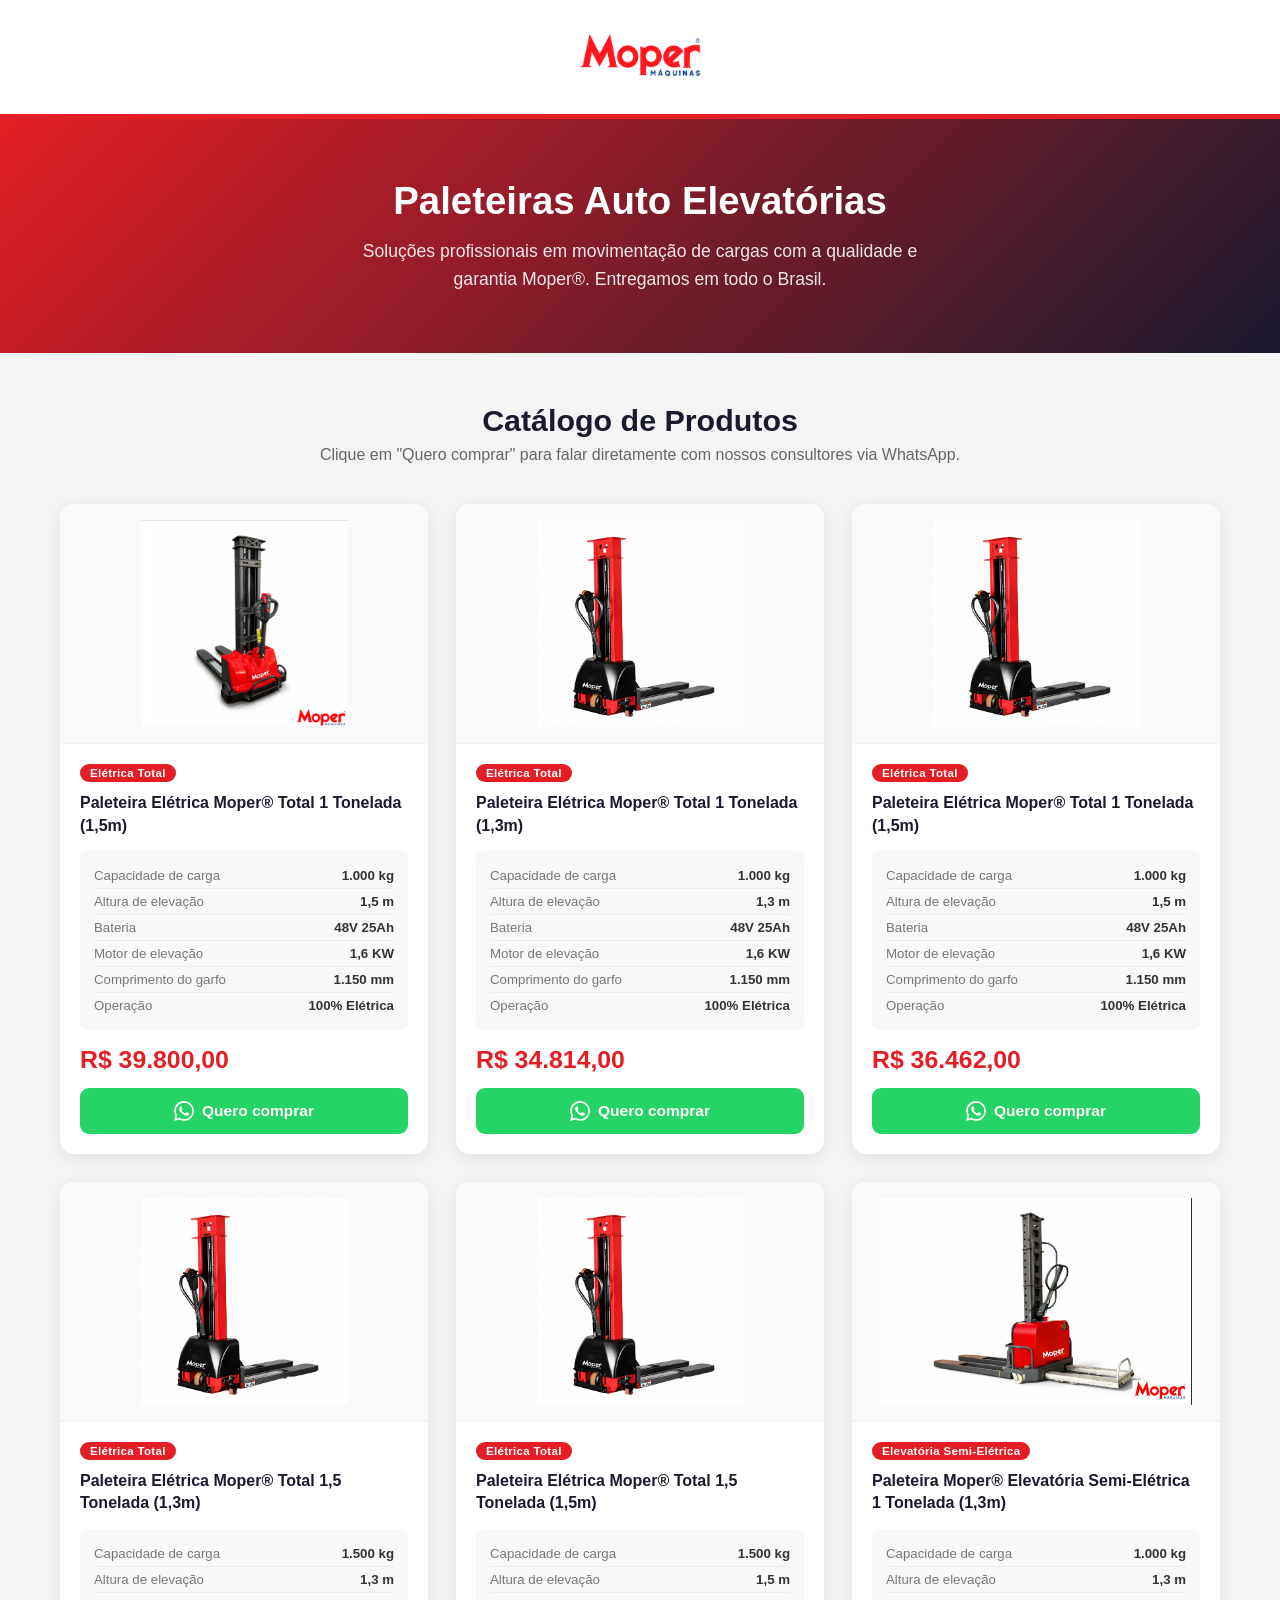
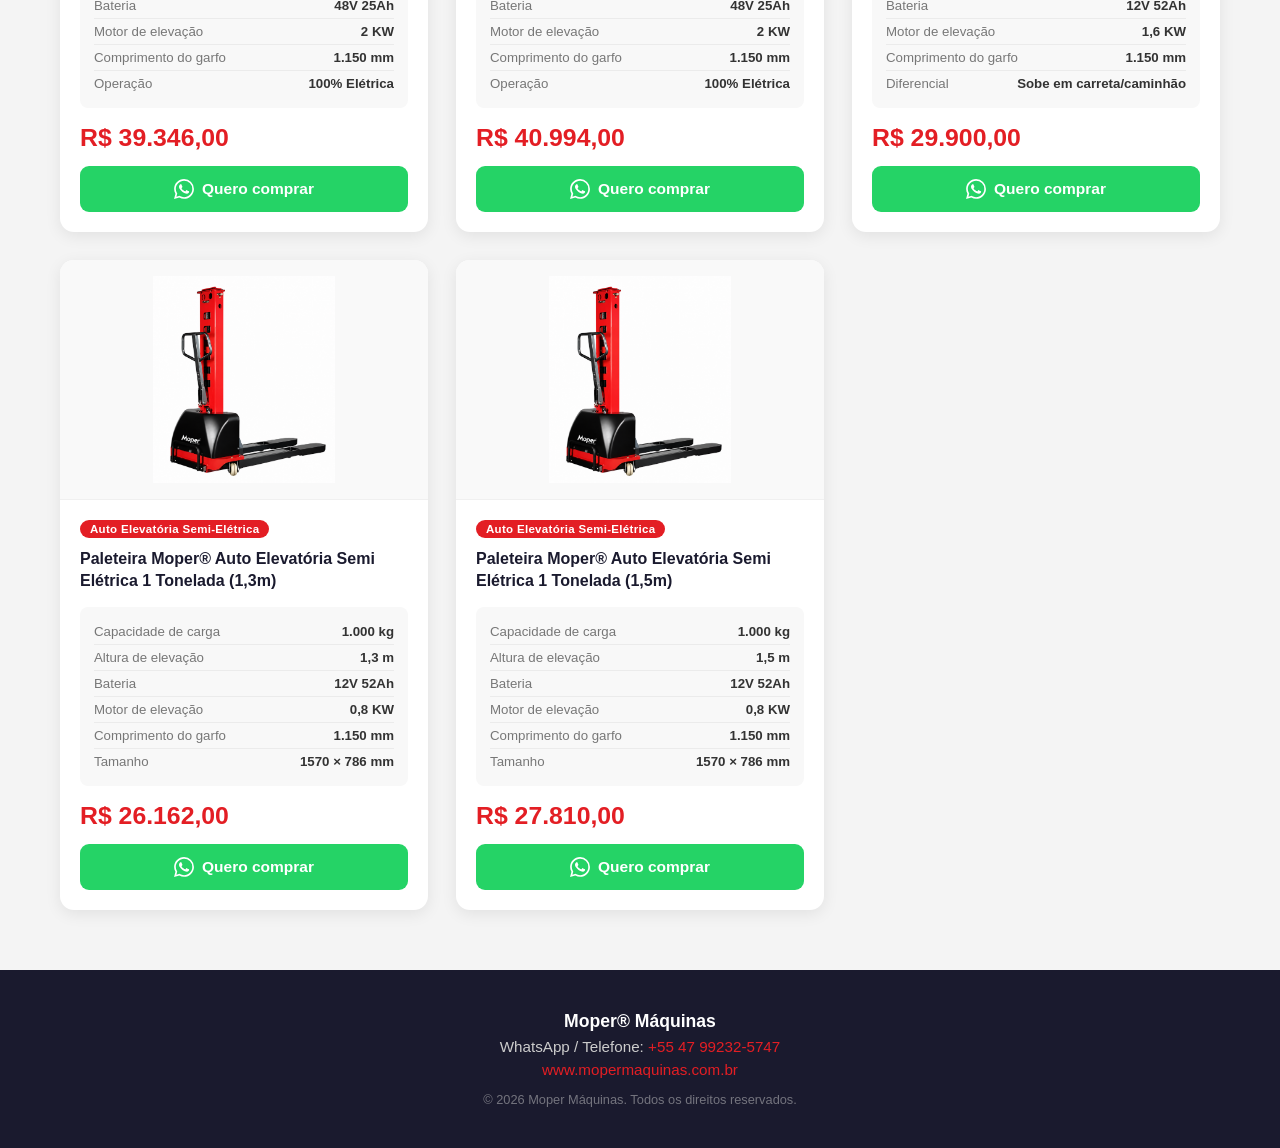
<file: docs/paleteiras/index.html>
<!DOCTYPE html>
<html lang="pt-BR">
<head>
    <meta charset="UTF-8">
    <meta name="viewport" content="width=device-width, initial-scale=1.0">
    <title>Paleteiras Auto Elevatórias — Moper® Máquinas</title>
    <style>
        * { margin: 0; padding: 0; box-sizing: border-box; }

        body {
            font-family: 'Segoe UI', Arial, sans-serif;
            background-color: #f4f4f4;
            color: #333;
        }

        /* HEADER */
        header {
            background: #fff;
            padding: 20px 40px;
            text-align: center;
            border-bottom: 5px solid #e31e24;
            box-shadow: 0 2px 8px rgba(0,0,0,0.08);
        }

        header img {
            height: 70px;
        }

        /* HERO */
        .hero {
            background: linear-gradient(135deg, #e31e24 0%, #1a1a2e 100%);
            color: white;
            text-align: center;
            padding: 60px 20px;
        }

        .hero h1 {
            font-size: 2.4rem;
            font-weight: 800;
            margin-bottom: 14px;
        }

        .hero p {
            font-size: 1.1rem;
            opacity: 0.9;
            max-width: 580px;
            margin: 0 auto;
            line-height: 1.6;
        }

        /* CATÁLOGO */
        .catalog {
            max-width: 1200px;
            margin: 50px auto;
            padding: 0 20px;
        }

        .catalog h2 {
            text-align: center;
            font-size: 1.9rem;
            color: #1a1a2e;
            margin-bottom: 8px;
        }

        .catalog .subtitle {
            text-align: center;
            color: #666;
            margin-bottom: 40px;
            font-size: 1rem;
        }

        /* GRID */
        .products-grid {
            display: grid;
            grid-template-columns: repeat(auto-fit, minmax(320px, 1fr));
            gap: 28px;
        }

        /* CARD */
        .product-card {
            background: #fff;
            border-radius: 14px;
            box-shadow: 0 4px 16px rgba(0,0,0,0.08);
            overflow: hidden;
            transition: transform 0.25s, box-shadow 0.25s;
            display: flex;
            flex-direction: column;
        }

        .product-card:hover {
            transform: translateY(-5px);
            box-shadow: 0 10px 28px rgba(0,0,0,0.14);
        }

        .product-image-wrap {
            background: #f9f9f9;
            height: 240px;
            display: flex;
            align-items: center;
            justify-content: center;
            padding: 16px;
            border-bottom: 1px solid #f0f0f0;
        }

        .product-image-wrap img {
            max-height: 100%;
            max-width: 100%;
            object-fit: contain;
        }

        .product-info {
            padding: 20px;
            display: flex;
            flex-direction: column;
            flex: 1;
        }

        .tag {
            display: inline-block;
            background: #e31e24;
            color: #fff;
            font-size: 0.72rem;
            font-weight: 700;
            padding: 3px 10px;
            border-radius: 20px;
            margin-bottom: 10px;
            letter-spacing: 0.3px;
            width: fit-content;
        }

        .product-name {
            font-size: 1rem;
            font-weight: 700;
            color: #1a1a2e;
            margin-bottom: 14px;
            line-height: 1.4;
        }

        .product-specs {
            background: #f8f8f8;
            border-radius: 8px;
            padding: 12px 14px;
            margin-bottom: 16px;
            flex: 1;
        }

        .spec-item {
            display: flex;
            justify-content: space-between;
            font-size: 0.83rem;
            padding: 5px 0;
            border-bottom: 1px solid #ebebeb;
        }

        .spec-item:last-child { border-bottom: none; }

        .spec-label { color: #777; }
        .spec-value { font-weight: 600; color: #333; }

        .product-price {
            font-size: 1.55rem;
            font-weight: 800;
            color: #e31e24;
            margin-bottom: 14px;
        }

        .btn-buy {
            display: flex;
            align-items: center;
            justify-content: center;
            gap: 8px;
            background-color: #25D366;
            color: #fff;
            padding: 13px;
            border-radius: 9px;
            text-decoration: none;
            font-weight: 700;
            font-size: 0.97rem;
            transition: background-color 0.25s;
        }

        .btn-buy:hover { background-color: #1ebe5d; }

        /* FOOTER */
        footer {
            background: #1a1a2e;
            color: #ccc;
            text-align: center;
            padding: 35px 20px;
            margin-top: 60px;
        }

        footer strong { color: #fff; font-size: 1.1rem; }
        footer p { margin: 6px 0; font-size: 0.95rem; }
        footer a { color: #e31e24; text-decoration: none; }
        footer a:hover { text-decoration: underline; }

        @media (max-width: 600px) {
            .hero h1 { font-size: 1.7rem; }
            .products-grid { grid-template-columns: 1fr; }
        }
    </style>
</head>
<body>

<!-- HEADER -->
<header>
    <!-- Coloque o arquivo da logo na mesma pasta e mantenha o nome abaixo -->
    <img src="img/logo-moper-colorido.png" alt="Moper Máquinas"
         onerror="this.outerHTML='<div style=\'font-size:2rem;font-weight:900;color:#e31e24;\'>Moper<span style=\'color:#1a2e5a;font-size:1rem;\'> MÁQUINAS</span></div>'">
</header>

<!-- HERO -->
<div class="hero">
    <h1>Paleteiras Auto Elevatórias</h1>
    <p>Soluções profissionais em movimentação de cargas com a qualidade e garantia Moper®. Entregamos em todo o Brasil.</p>
</div>

<!-- CATÁLOGO -->
<div class="catalog">
    <h2>Catálogo de Produtos</h2>
    <p class="subtitle">Clique em "Quero comprar" para falar diretamente com nossos consultores via WhatsApp.</p>

    <div class="products-grid">

        <!-- 1 -->
        <div class="product-card">
            <div class="product-image-wrap">
                <img src="img/paleteira-total-1t-15m-a.jpg" alt="Paleteira Elétrica Moper Total 1T 1,5m">
            </div>
            <div class="product-info">
                <span class="tag">Elétrica Total</span>
                <div class="product-name">Paleteira Elétrica Moper® Total 1 Tonelada (1,5m)</div>
                <div class="product-specs">
                    <div class="spec-item"><span class="spec-label">Capacidade de carga</span><span class="spec-value">1.000 kg</span></div>
                    <div class="spec-item"><span class="spec-label">Altura de elevação</span><span class="spec-value">1,5 m</span></div>
                    <div class="spec-item"><span class="spec-label">Bateria</span><span class="spec-value">48V 25Ah</span></div>
                    <div class="spec-item"><span class="spec-label">Motor de elevação</span><span class="spec-value">1,6 KW</span></div>
                    <div class="spec-item"><span class="spec-label">Comprimento do garfo</span><span class="spec-value">1.150 mm</span></div>
                    <div class="spec-item"><span class="spec-label">Operação</span><span class="spec-value">100% Elétrica</span></div>
                </div>
                <div class="product-price">R$ 39.800,00</div>
                <a class="btn-buy" target="_blank"
                   href="https://wa.me/5547992325747?text=Ol%C3%A1%2C%20estou%20interessado%20na%20Paleteira%20El%C3%A9trica%20Moper%C2%AE%20Total%201%20Tonelada%20(1%2C5m)%2C%20por%20gentileza%20me%20d%C3%AA%20mais%20informa%C3%A7%C3%B5es%20sobre">
                    <svg width="20" height="20" viewBox="0 0 24 24" fill="white"><path d="M17.472 14.382c-.297-.149-1.758-.867-2.03-.967-.273-.099-.471-.148-.67.15-.197.297-.767.966-.94 1.164-.173.199-.347.223-.644.075-.297-.15-1.255-.463-2.39-1.475-.883-.788-1.48-1.761-1.653-2.059-.173-.297-.018-.458.13-.606.134-.133.298-.347.446-.52.149-.174.198-.298.298-.497.099-.198.05-.371-.025-.52-.075-.149-.669-1.612-.916-2.207-.242-.579-.487-.5-.669-.51-.173-.008-.371-.01-.57-.01-.198 0-.52.074-.792.372-.272.297-1.04 1.016-1.04 2.479 0 1.462 1.065 2.875 1.213 3.074.149.198 2.096 3.2 5.077 4.487.709.306 1.262.489 1.694.625.712.227 1.36.195 1.871.118.571-.085 1.758-.719 2.006-1.413.248-.694.248-1.289.173-1.413-.074-.124-.272-.198-.57-.347m-5.421 7.403h-.004a9.87 9.87 0 01-5.031-1.378l-.361-.214-3.741.982.998-3.648-.235-.374a9.86 9.86 0 01-1.51-5.26c.001-5.45 4.436-9.884 9.888-9.884 2.64 0 5.122 1.03 6.988 2.898a9.825 9.825 0 012.893 6.994c-.003 5.45-4.437 9.884-9.885 9.884m8.413-18.297A11.815 11.815 0 0012.05 0C5.495 0 .16 5.335.157 11.892c0 2.096.547 4.142 1.588 5.945L.057 24l6.305-1.654a11.882 11.882 0 005.683 1.448h.005c6.554 0 11.89-5.335 11.893-11.893a11.821 11.821 0 00-3.48-8.413z"/></svg>
                    Quero comprar
                </a>
            </div>
        </div>

        <!-- 2 -->
        <div class="product-card">
            <div class="product-image-wrap">
                <img src="img/paleteira-eletrica.png" alt="Paleteira Elétrica Moper Total 1T 1,3m">
            </div>
            <div class="product-info">
                <span class="tag">Elétrica Total</span>
                <div class="product-name">Paleteira Elétrica Moper® Total 1 Tonelada (1,3m)</div>
                <div class="product-specs">
                    <div class="spec-item"><span class="spec-label">Capacidade de carga</span><span class="spec-value">1.000 kg</span></div>
                    <div class="spec-item"><span class="spec-label">Altura de elevação</span><span class="spec-value">1,3 m</span></div>
                    <div class="spec-item"><span class="spec-label">Bateria</span><span class="spec-value">48V 25Ah</span></div>
                    <div class="spec-item"><span class="spec-label">Motor de elevação</span><span class="spec-value">1,6 KW</span></div>
                    <div class="spec-item"><span class="spec-label">Comprimento do garfo</span><span class="spec-value">1.150 mm</span></div>
                    <div class="spec-item"><span class="spec-label">Operação</span><span class="spec-value">100% Elétrica</span></div>
                </div>
                <div class="product-price">R$ 34.814,00</div>
                <a class="btn-buy" target="_blank"
                   href="https://wa.me/5547992325747?text=Ol%C3%A1%2C%20estou%20interessado%20na%20Paleteira%20El%C3%A9trica%20Moper%C2%AE%20Total%201%20Tonelada%20(1%2C3m)%2C%20por%20gentileza%20me%20d%C3%AA%20mais%20informa%C3%A7%C3%B5es%20sobre">
                    <svg width="20" height="20" viewBox="0 0 24 24" fill="white"><path d="M17.472 14.382c-.297-.149-1.758-.867-2.03-.967-.273-.099-.471-.148-.67.15-.197.297-.767.966-.94 1.164-.173.199-.347.223-.644.075-.297-.15-1.255-.463-2.39-1.475-.883-.788-1.48-1.761-1.653-2.059-.173-.297-.018-.458.13-.606.134-.133.298-.347.446-.52.149-.174.198-.298.298-.497.099-.198.05-.371-.025-.52-.075-.149-.669-1.612-.916-2.207-.242-.579-.487-.5-.669-.51-.173-.008-.371-.01-.57-.01-.198 0-.52.074-.792.372-.272.297-1.04 1.016-1.04 2.479 0 1.462 1.065 2.875 1.213 3.074.149.198 2.096 3.2 5.077 4.487.709.306 1.262.489 1.694.625.712.227 1.36.195 1.871.118.571-.085 1.758-.719 2.006-1.413.248-.694.248-1.289.173-1.413-.074-.124-.272-.198-.57-.347m-5.421 7.403h-.004a9.87 9.87 0 01-5.031-1.378l-.361-.214-3.741.982.998-3.648-.235-.374a9.86 9.86 0 01-1.51-5.26c.001-5.45 4.436-9.884 9.888-9.884 2.64 0 5.122 1.03 6.988 2.898a9.825 9.825 0 012.893 6.994c-.003 5.45-4.437 9.884-9.885 9.884m8.413-18.297A11.815 11.815 0 0012.05 0C5.495 0 .16 5.335.157 11.892c0 2.096.547 4.142 1.588 5.945L.057 24l6.305-1.654a11.882 11.882 0 005.683 1.448h.005c6.554 0 11.89-5.335 11.893-11.893a11.821 11.821 0 00-3.48-8.413z"/></svg>
                    Quero comprar
                </a>
            </div>
        </div>

        <!-- 3 -->
        <div class="product-card">
            <div class="product-image-wrap">
                <img src="img/paleteira-eletrica.png" alt="Paleteira Elétrica Moper Total 1T 1,5m v2">
            </div>
            <div class="product-info">
                <span class="tag">Elétrica Total</span>
                <div class="product-name">Paleteira Elétrica Moper® Total 1 Tonelada (1,5m)</div>
                <div class="product-specs">
                    <div class="spec-item"><span class="spec-label">Capacidade de carga</span><span class="spec-value">1.000 kg</span></div>
                    <div class="spec-item"><span class="spec-label">Altura de elevação</span><span class="spec-value">1,5 m</span></div>
                    <div class="spec-item"><span class="spec-label">Bateria</span><span class="spec-value">48V 25Ah</span></div>
                    <div class="spec-item"><span class="spec-label">Motor de elevação</span><span class="spec-value">1,6 KW</span></div>
                    <div class="spec-item"><span class="spec-label">Comprimento do garfo</span><span class="spec-value">1.150 mm</span></div>
                    <div class="spec-item"><span class="spec-label">Operação</span><span class="spec-value">100% Elétrica</span></div>
                </div>
                <div class="product-price">R$ 36.462,00</div>
                <a class="btn-buy" target="_blank"
                   href="https://wa.me/5547992325747?text=Ol%C3%A1%2C%20estou%20interessado%20na%20Paleteira%20El%C3%A9trica%20Moper%C2%AE%20Total%201%20Tonelada%20(1%2C5m)%2C%20por%20gentileza%20me%20d%C3%AA%20mais%20informa%C3%A7%C3%B5es%20sobre">
                    <svg width="20" height="20" viewBox="0 0 24 24" fill="white"><path d="M17.472 14.382c-.297-.149-1.758-.867-2.03-.967-.273-.099-.471-.148-.67.15-.197.297-.767.966-.94 1.164-.173.199-.347.223-.644.075-.297-.15-1.255-.463-2.39-1.475-.883-.788-1.48-1.761-1.653-2.059-.173-.297-.018-.458.13-.606.134-.133.298-.347.446-.52.149-.174.198-.298.298-.497.099-.198.05-.371-.025-.52-.075-.149-.669-1.612-.916-2.207-.242-.579-.487-.5-.669-.51-.173-.008-.371-.01-.57-.01-.198 0-.52.074-.792.372-.272.297-1.04 1.016-1.04 2.479 0 1.462 1.065 2.875 1.213 3.074.149.198 2.096 3.2 5.077 4.487.709.306 1.262.489 1.694.625.712.227 1.36.195 1.871.118.571-.085 1.758-.719 2.006-1.413.248-.694.248-1.289.173-1.413-.074-.124-.272-.198-.57-.347m-5.421 7.403h-.004a9.87 9.87 0 01-5.031-1.378l-.361-.214-3.741.982.998-3.648-.235-.374a9.86 9.86 0 01-1.51-5.26c.001-5.45 4.436-9.884 9.888-9.884 2.64 0 5.122 1.03 6.988 2.898a9.825 9.825 0 012.893 6.994c-.003 5.45-4.437 9.884-9.885 9.884m8.413-18.297A11.815 11.815 0 0012.05 0C5.495 0 .16 5.335.157 11.892c0 2.096.547 4.142 1.588 5.945L.057 24l6.305-1.654a11.882 11.882 0 005.683 1.448h.005c6.554 0 11.89-5.335 11.893-11.893a11.821 11.821 0 00-3.48-8.413z"/></svg>
                    Quero comprar
                </a>
            </div>
        </div>

        <!-- 4 -->
        <div class="product-card">
            <div class="product-image-wrap">
                <img src="img/paleteira-eletrica.png" alt="Paleteira Elétrica Moper Total 1,5T 1,3m">
            </div>
            <div class="product-info">
                <span class="tag">Elétrica Total</span>
                <div class="product-name">Paleteira Elétrica Moper® Total 1,5 Tonelada (1,3m)</div>
                <div class="product-specs">
                    <div class="spec-item"><span class="spec-label">Capacidade de carga</span><span class="spec-value">1.500 kg</span></div>
                    <div class="spec-item"><span class="spec-label">Altura de elevação</span><span class="spec-value">1,3 m</span></div>
                    <div class="spec-item"><span class="spec-label">Bateria</span><span class="spec-value">48V 25Ah</span></div>
                    <div class="spec-item"><span class="spec-label">Motor de elevação</span><span class="spec-value">2 KW</span></div>
                    <div class="spec-item"><span class="spec-label">Comprimento do garfo</span><span class="spec-value">1.150 mm</span></div>
                    <div class="spec-item"><span class="spec-label">Operação</span><span class="spec-value">100% Elétrica</span></div>
                </div>
                <div class="product-price">R$ 39.346,00</div>
                <a class="btn-buy" target="_blank"
                   href="https://wa.me/5547992325747?text=Ol%C3%A1%2C%20estou%20interessado%20na%20Paleteira%20El%C3%A9trica%20Moper%C2%AE%20Total%201%2C5%20Tonelada%20(1%2C3m)%2C%20por%20gentileza%20me%20d%C3%AA%20mais%20informa%C3%A7%C3%B5es%20sobre">
                    <svg width="20" height="20" viewBox="0 0 24 24" fill="white"><path d="M17.472 14.382c-.297-.149-1.758-.867-2.03-.967-.273-.099-.471-.148-.67.15-.197.297-.767.966-.94 1.164-.173.199-.347.223-.644.075-.297-.15-1.255-.463-2.39-1.475-.883-.788-1.48-1.761-1.653-2.059-.173-.297-.018-.458.13-.606.134-.133.298-.347.446-.52.149-.174.198-.298.298-.497.099-.198.05-.371-.025-.52-.075-.149-.669-1.612-.916-2.207-.242-.579-.487-.5-.669-.51-.173-.008-.371-.01-.57-.01-.198 0-.52.074-.792.372-.272.297-1.04 1.016-1.04 2.479 0 1.462 1.065 2.875 1.213 3.074.149.198 2.096 3.2 5.077 4.487.709.306 1.262.489 1.694.625.712.227 1.36.195 1.871.118.571-.085 1.758-.719 2.006-1.413.248-.694.248-1.289.173-1.413-.074-.124-.272-.198-.57-.347m-5.421 7.403h-.004a9.87 9.87 0 01-5.031-1.378l-.361-.214-3.741.982.998-3.648-.235-.374a9.86 9.86 0 01-1.51-5.26c.001-5.45 4.436-9.884 9.888-9.884 2.64 0 5.122 1.03 6.988 2.898a9.825 9.825 0 012.893 6.994c-.003 5.45-4.437 9.884-9.885 9.884m8.413-18.297A11.815 11.815 0 0012.05 0C5.495 0 .16 5.335.157 11.892c0 2.096.547 4.142 1.588 5.945L.057 24l6.305-1.654a11.882 11.882 0 005.683 1.448h.005c6.554 0 11.89-5.335 11.893-11.893a11.821 11.821 0 00-3.48-8.413z"/></svg>
                    Quero comprar
                </a>
            </div>
        </div>

        <!-- 5 -->
        <div class="product-card">
            <div class="product-image-wrap">
                <img src="img/paleteira-eletrica.png" alt="Paleteira Elétrica Moper Total 1,5T 1,5m">
            </div>
            <div class="product-info">
                <span class="tag">Elétrica Total</span>
                <div class="product-name">Paleteira Elétrica Moper® Total 1,5 Tonelada (1,5m)</div>
                <div class="product-specs">
                    <div class="spec-item"><span class="spec-label">Capacidade de carga</span><span class="spec-value">1.500 kg</span></div>
                    <div class="spec-item"><span class="spec-label">Altura de elevação</span><span class="spec-value">1,5 m</span></div>
                    <div class="spec-item"><span class="spec-label">Bateria</span><span class="spec-value">48V 25Ah</span></div>
                    <div class="spec-item"><span class="spec-label">Motor de elevação</span><span class="spec-value">2 KW</span></div>
                    <div class="spec-item"><span class="spec-label">Comprimento do garfo</span><span class="spec-value">1.150 mm</span></div>
                    <div class="spec-item"><span class="spec-label">Operação</span><span class="spec-value">100% Elétrica</span></div>
                </div>
                <div class="product-price">R$ 40.994,00</div>
                <a class="btn-buy" target="_blank"
                   href="https://wa.me/5547992325747?text=Ol%C3%A1%2C%20estou%20interessado%20na%20Paleteira%20El%C3%A9trica%20Moper%C2%AE%20Total%201%2C5%20Tonelada%20(1%2C5m)%2C%20por%20gentileza%20me%20d%C3%AA%20mais%20informa%C3%A7%C3%B5es%20sobre">
                    <svg width="20" height="20" viewBox="0 0 24 24" fill="white"><path d="M17.472 14.382c-.297-.149-1.758-.867-2.03-.967-.273-.099-.471-.148-.67.15-.197.297-.767.966-.94 1.164-.173.199-.347.223-.644.075-.297-.15-1.255-.463-2.39-1.475-.883-.788-1.48-1.761-1.653-2.059-.173-.297-.018-.458.13-.606.134-.133.298-.347.446-.52.149-.174.198-.298.298-.497.099-.198.05-.371-.025-.52-.075-.149-.669-1.612-.916-2.207-.242-.579-.487-.5-.669-.51-.173-.008-.371-.01-.57-.01-.198 0-.52.074-.792.372-.272.297-1.04 1.016-1.04 2.479 0 1.462 1.065 2.875 1.213 3.074.149.198 2.096 3.2 5.077 4.487.709.306 1.262.489 1.694.625.712.227 1.36.195 1.871.118.571-.085 1.758-.719 2.006-1.413.248-.694.248-1.289.173-1.413-.074-.124-.272-.198-.57-.347m-5.421 7.403h-.004a9.87 9.87 0 01-5.031-1.378l-.361-.214-3.741.982.998-3.648-.235-.374a9.86 9.86 0 01-1.51-5.26c.001-5.45 4.436-9.884 9.888-9.884 2.64 0 5.122 1.03 6.988 2.898a9.825 9.825 0 012.893 6.994c-.003 5.45-4.437 9.884-9.885 9.884m8.413-18.297A11.815 11.815 0 0012.05 0C5.495 0 .16 5.335.157 11.892c0 2.096.547 4.142 1.588 5.945L.057 24l6.305-1.654a11.882 11.882 0 005.683 1.448h.005c6.554 0 11.89-5.335 11.893-11.893a11.821 11.821 0 00-3.48-8.413z"/></svg>
                    Quero comprar
                </a>
            </div>
        </div>

        <!-- 6 -->
        <div class="product-card">
            <div class="product-image-wrap">
                <img src="img/paleteira-semi-1.jpg" alt="Paleteira Moper Elevatória Semi-Elétrica 1T 1,3m">
            </div>
            <div class="product-info">
                <span class="tag">Elevatória Semi-Elétrica</span>
                <div class="product-name">Paleteira Moper® Elevatória Semi-Elétrica 1 Tonelada (1,3m)</div>
                <div class="product-specs">
                    <div class="spec-item"><span class="spec-label">Capacidade de carga</span><span class="spec-value">1.000 kg</span></div>
                    <div class="spec-item"><span class="spec-label">Altura de elevação</span><span class="spec-value">1,3 m</span></div>
                    <div class="spec-item"><span class="spec-label">Bateria</span><span class="spec-value">12V 52Ah</span></div>
                    <div class="spec-item"><span class="spec-label">Motor de elevação</span><span class="spec-value">1,6 KW</span></div>
                    <div class="spec-item"><span class="spec-label">Comprimento do garfo</span><span class="spec-value">1.150 mm</span></div>
                    <div class="spec-item"><span class="spec-label">Diferencial</span><span class="spec-value">Sobe em carreta/caminhão</span></div>
                </div>
                <div class="product-price">R$ 29.900,00</div>
                <a class="btn-buy" target="_blank"
                   href="https://wa.me/5547992325747?text=Ol%C3%A1%2C%20estou%20interessado%20na%20Paleteira%20Moper%C2%AE%20Elevat%C3%B3ria%20Semi-El%C3%A9trica%201%20Tonelada%20(1%2C3m)%2C%20por%20gentileza%20me%20d%C3%AA%20mais%20informa%C3%A7%C3%B5es%20sobre">
                    <svg width="20" height="20" viewBox="0 0 24 24" fill="white"><path d="M17.472 14.382c-.297-.149-1.758-.867-2.03-.967-.273-.099-.471-.148-.67.15-.197.297-.767.966-.94 1.164-.173.199-.347.223-.644.075-.297-.15-1.255-.463-2.39-1.475-.883-.788-1.48-1.761-1.653-2.059-.173-.297-.018-.458.13-.606.134-.133.298-.347.446-.52.149-.174.198-.298.298-.497.099-.198.05-.371-.025-.52-.075-.149-.669-1.612-.916-2.207-.242-.579-.487-.5-.669-.51-.173-.008-.371-.01-.57-.01-.198 0-.52.074-.792.372-.272.297-1.04 1.016-1.04 2.479 0 1.462 1.065 2.875 1.213 3.074.149.198 2.096 3.2 5.077 4.487.709.306 1.262.489 1.694.625.712.227 1.36.195 1.871.118.571-.085 1.758-.719 2.006-1.413.248-.694.248-1.289.173-1.413-.074-.124-.272-.198-.57-.347m-5.421 7.403h-.004a9.87 9.87 0 01-5.031-1.378l-.361-.214-3.741.982.998-3.648-.235-.374a9.86 9.86 0 01-1.51-5.26c.001-5.45 4.436-9.884 9.888-9.884 2.64 0 5.122 1.03 6.988 2.898a9.825 9.825 0 012.893 6.994c-.003 5.45-4.437 9.884-9.885 9.884m8.413-18.297A11.815 11.815 0 0012.05 0C5.495 0 .16 5.335.157 11.892c0 2.096.547 4.142 1.588 5.945L.057 24l6.305-1.654a11.882 11.882 0 005.683 1.448h.005c6.554 0 11.89-5.335 11.893-11.893a11.821 11.821 0 00-3.48-8.413z"/></svg>
                    Quero comprar
                </a>
            </div>
        </div>

        <!-- 7 -->
        <div class="product-card">
            <div class="product-image-wrap">
                <img src="img/paleteira-semi.png" alt="Paleteira Moper Auto Elevatória Semi Elétrica 1T 1,3m">
            </div>
            <div class="product-info">
                <span class="tag">Auto Elevatória Semi-Elétrica</span>
                <div class="product-name">Paleteira Moper® Auto Elevatória Semi Elétrica 1 Tonelada (1,3m)</div>
                <div class="product-specs">
                    <div class="spec-item"><span class="spec-label">Capacidade de carga</span><span class="spec-value">1.000 kg</span></div>
                    <div class="spec-item"><span class="spec-label">Altura de elevação</span><span class="spec-value">1,3 m</span></div>
                    <div class="spec-item"><span class="spec-label">Bateria</span><span class="spec-value">12V 52Ah</span></div>
                    <div class="spec-item"><span class="spec-label">Motor de elevação</span><span class="spec-value">0,8 KW</span></div>
                    <div class="spec-item"><span class="spec-label">Comprimento do garfo</span><span class="spec-value">1.150 mm</span></div>
                    <div class="spec-item"><span class="spec-label">Tamanho</span><span class="spec-value">1570 × 786 mm</span></div>
                </div>
                <div class="product-price">R$ 26.162,00</div>
                <a class="btn-buy" target="_blank"
                   href="https://wa.me/5547992325747?text=Ol%C3%A1%2C%20estou%20interessado%20na%20Paleteira%20Moper%C2%AE%20Auto%20Elevat%C3%B3ria%20Semi%20El%C3%A9trica%201%20Tonelada%20(1%2C3m)%2C%20por%20gentileza%20me%20d%C3%AA%20mais%20informa%C3%A7%C3%B5es%20sobre">
                    <svg width="20" height="20" viewBox="0 0 24 24" fill="white"><path d="M17.472 14.382c-.297-.149-1.758-.867-2.03-.967-.273-.099-.471-.148-.67.15-.197.297-.767.966-.94 1.164-.173.199-.347.223-.644.075-.297-.15-1.255-.463-2.39-1.475-.883-.788-1.48-1.761-1.653-2.059-.173-.297-.018-.458.13-.606.134-.133.298-.347.446-.52.149-.174.198-.298.298-.497.099-.198.05-.371-.025-.52-.075-.149-.669-1.612-.916-2.207-.242-.579-.487-.5-.669-.51-.173-.008-.371-.01-.57-.01-.198 0-.52.074-.792.372-.272.297-1.04 1.016-1.04 2.479 0 1.462 1.065 2.875 1.213 3.074.149.198 2.096 3.2 5.077 4.487.709.306 1.262.489 1.694.625.712.227 1.36.195 1.871.118.571-.085 1.758-.719 2.006-1.413.248-.694.248-1.289.173-1.413-.074-.124-.272-.198-.57-.347m-5.421 7.403h-.004a9.87 9.87 0 01-5.031-1.378l-.361-.214-3.741.982.998-3.648-.235-.374a9.86 9.86 0 01-1.51-5.26c.001-5.45 4.436-9.884 9.888-9.884 2.64 0 5.122 1.03 6.988 2.898a9.825 9.825 0 012.893 6.994c-.003 5.45-4.437 9.884-9.885 9.884m8.413-18.297A11.815 11.815 0 0012.05 0C5.495 0 .16 5.335.157 11.892c0 2.096.547 4.142 1.588 5.945L.057 24l6.305-1.654a11.882 11.882 0 005.683 1.448h.005c6.554 0 11.89-5.335 11.893-11.893a11.821 11.821 0 00-3.48-8.413z"/></svg>
                    Quero comprar
                </a>
            </div>
        </div>

        <!-- 8 -->
        <div class="product-card">
            <div class="product-image-wrap">
                <img src="img/paleteira-semi.png" alt="Paleteira Moper Auto Elevatória Semi Elétrica 1T 1,5m">
            </div>
            <div class="product-info">
                <span class="tag">Auto Elevatória Semi-Elétrica</span>
                <div class="product-name">Paleteira Moper® Auto Elevatória Semi Elétrica 1 Tonelada (1,5m)</div>
                <div class="product-specs">
                    <div class="spec-item"><span class="spec-label">Capacidade de carga</span><span class="spec-value">1.000 kg</span></div>
                    <div class="spec-item"><span class="spec-label">Altura de elevação</span><span class="spec-value">1,5 m</span></div>
                    <div class="spec-item"><span class="spec-label">Bateria</span><span class="spec-value">12V 52Ah</span></div>
                    <div class="spec-item"><span class="spec-label">Motor de elevação</span><span class="spec-value">0,8 KW</span></div>
                    <div class="spec-item"><span class="spec-label">Comprimento do garfo</span><span class="spec-value">1.150 mm</span></div>
                    <div class="spec-item"><span class="spec-label">Tamanho</span><span class="spec-value">1570 × 786 mm</span></div>
                </div>
                <div class="product-price">R$ 27.810,00</div>
                <a class="btn-buy" target="_blank"
                   href="https://wa.me/5547992325747?text=Ol%C3%A1%2C%20estou%20interessado%20na%20Paleteira%20Moper%C2%AE%20Auto%20Elevat%C3%B3ria%20Semi%20El%C3%A9trica%201%20Tonelada%20(1%2C5m)%2C%20por%20gentileza%20me%20d%C3%AA%20mais%20informa%C3%A7%C3%B5es%20sobre">
                    <svg width="20" height="20" viewBox="0 0 24 24" fill="white"><path d="M17.472 14.382c-.297-.149-1.758-.867-2.03-.967-.273-.099-.471-.148-.67.15-.197.297-.767.966-.94 1.164-.173.199-.347.223-.644.075-.297-.15-1.255-.463-2.39-1.475-.883-.788-1.48-1.761-1.653-2.059-.173-.297-.018-.458.13-.606.134-.133.298-.347.446-.52.149-.174.198-.298.298-.497.099-.198.05-.371-.025-.52-.075-.149-.669-1.612-.916-2.207-.242-.579-.487-.5-.669-.51-.173-.008-.371-.01-.57-.01-.198 0-.52.074-.792.372-.272.297-1.04 1.016-1.04 2.479 0 1.462 1.065 2.875 1.213 3.074.149.198 2.096 3.2 5.077 4.487.709.306 1.262.489 1.694.625.712.227 1.36.195 1.871.118.571-.085 1.758-.719 2.006-1.413.248-.694.248-1.289.173-1.413-.074-.124-.272-.198-.57-.347m-5.421 7.403h-.004a9.87 9.87 0 01-5.031-1.378l-.361-.214-3.741.982.998-3.648-.235-.374a9.86 9.86 0 01-1.51-5.26c.001-5.45 4.436-9.884 9.888-9.884 2.64 0 5.122 1.03 6.988 2.898a9.825 9.825 0 012.893 6.994c-.003 5.45-4.437 9.884-9.885 9.884m8.413-18.297A11.815 11.815 0 0012.05 0C5.495 0 .16 5.335.157 11.892c0 2.096.547 4.142 1.588 5.945L.057 24l6.305-1.654a11.882 11.882 0 005.683 1.448h.005c6.554 0 11.89-5.335 11.893-11.893a11.821 11.821 0 00-3.48-8.413z"/></svg>
                    Quero comprar
                </a>
            </div>
        </div>

    </div>
</div>

<!-- FOOTER -->
<footer>
    <p><strong>Moper® Máquinas</strong></p>
    <p>WhatsApp / Telefone: <a href="https://wa.me/5547992325747">+55 47 99232-5747</a></p>
    <p><a href="https://www.mopermaquinas.com.br/" target="_blank">www.mopermaquinas.com.br</a></p>
    <p style="margin-top:14px; font-size:0.8rem; opacity:0.5;">© 2026 Moper Máquinas. Todos os direitos reservados.</p>
</footer>

</body>
</html>
</file>
